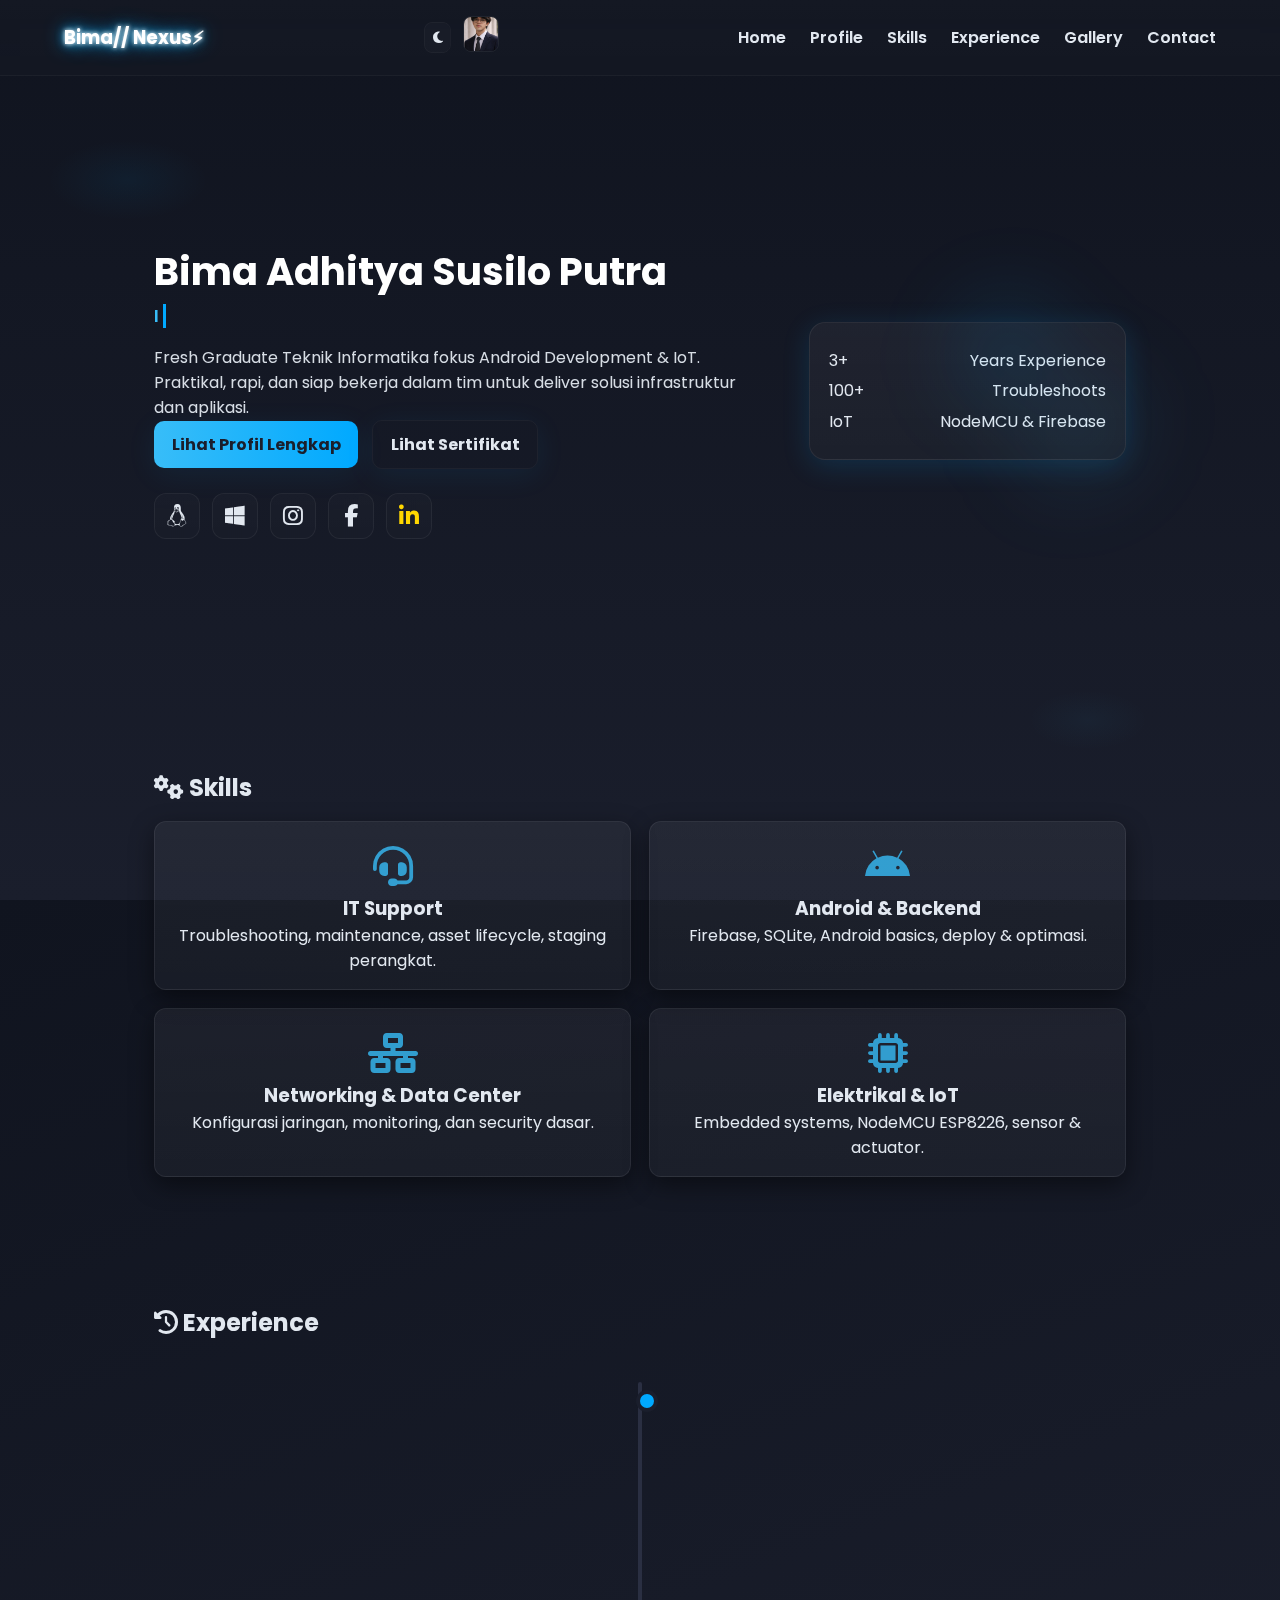
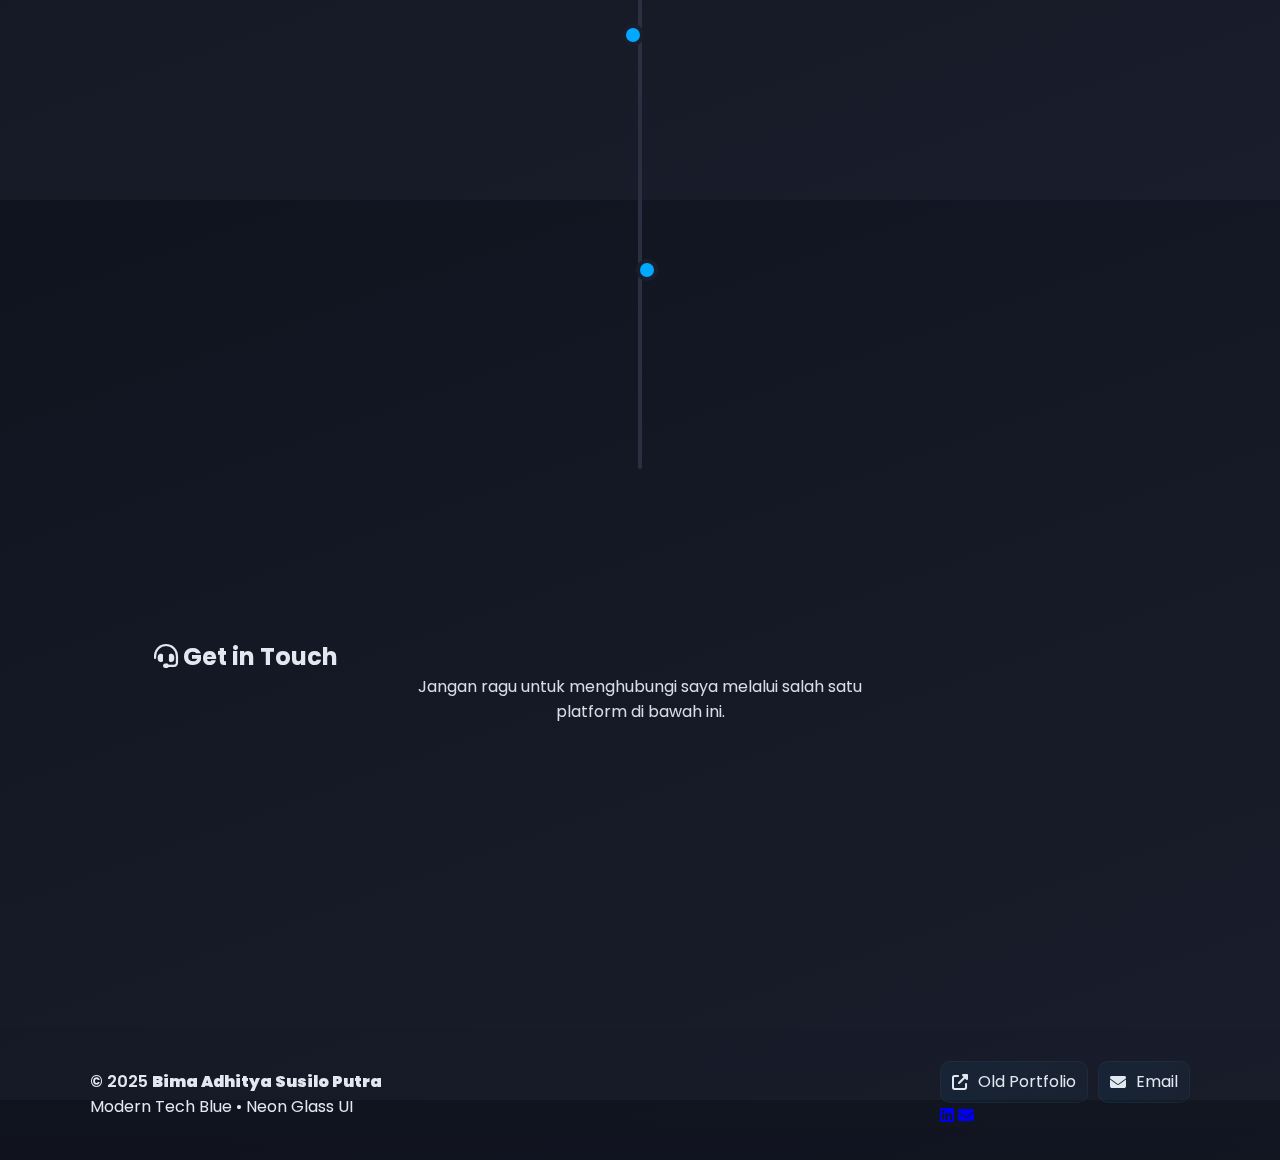
<file: index.html>
<!DOCTYPE html>
<html lang="id">
<head>
  <meta charset="utf-8" />
  <meta name="viewport" content="width=device-width,initial-scale=1" />
  <title>Bima | Portofolio</title>
  <link href="https://fonts.googleapis.com/css2?family=Poppins:wght@300;400;600;700&display=swap" rel="stylesheet">
  <link rel="stylesheet" href="style.css">
  <link rel="stylesheet" href="https://cdnjs.cloudflare.com/ajax/libs/font-awesome/6.4.0/css/all.min.css">
  <meta name="theme-color" content="#1a1e2c">
</head>
<body class="page index-page">
  <div class="page-fade-overlay"></div>
  <div class="background-overlay"></div>

  <header id="main-header" class="reveal">
    <div class="logo">
      <span class="neon-logo">Bima// Nexus⚡︎</span>
    </div>
    
    <button id="mobile-menu-toggle" aria-label="Toggle menu" class="theme-btn menu-btn">
        <i class="fas fa-bars"></i>
    </button>

    <nav aria-label="Main navigation">
      <a href="index.html#home">Home</a>
      <a href="personal-info.html">Profile</a>
      <a href="index.html#skills">Skills</a>
      <a href="index.html#experience">Experience</a>
      <a href="gallery.html">Gallery</a>
      <a href="index.html#contact">Contact</a>
    </nav>

    <div class="header-actions">
      <button id="theme-toggle" aria-label="Toggle theme" class="theme-btn" title="Toggle theme">
        <i class="fas fa-moon"></i>
      </button>
      <div class="mini-profile" title="Profile mini">
        <img src="assets/foto/profile.jpg" alt="Bima mini" onerror="this.style.opacity=.4">
      </div>
    </div>
  </header>

  <main>
    <section id="home" class="hero container reveal">
      <div class="hero-left">
        <h1 class="floating-title">Bima Adhitya Susilo Putra</h1>
        <h2 class="subtitle" id="typing-subtitle"></h2>

        <p class="lead">Fresh Graduate Teknik Informatika fokus Android Development & IoT. Praktikal, rapi, dan siap bekerja dalam tim untuk deliver solusi infrastruktur dan aplikasi.</p>

        <div class="hero-ctas">
          <a class="cta-button" href="personal-info.html">Lihat Profil Lengkap</a>
          <a class="cta-button ghost" href="gallery.html">Lihat Sertifikat</a>
        </div>

        <div class="social-cta">
          <a class="glass-btn" href="#" target="_blank" rel="noopener" aria-label="Linux Icon">
            <i class="fab fa-linux"></i>
          </a>
          <a class="glass-btn" href="#" target="_blank" rel="noopener" aria-label="Windows Icon">
            <i class="fab fa-windows"></i>
          </a>
          <a class="glass-btn" href="https://www.instagram.com/hiro.esc/" target="_blank" rel="noopener" aria-label="Instagram">
            <i class="fab fa-instagram"></i>
          </a>
          <a class="glass-btn" href="https://www.facebook.com/bima.adhitya1/" target="_blank" rel="noopener" aria-label="Facebook">
            <i class="fab fa-facebook-f"></i>
          </a>
          <a class="glass-btn linkedin-temp" href="https://www.linkedin.com/in/hiro-undefined-b9a1b6333/" target="_blank" rel="noopener" aria-label="LinkedIn">
            <i class="fab fa-linkedin-in"></i>
          </a>
        </div>
      </div>

      <div class="hero-right">
        <div class="hero-card tilt-3d">
          <div class="card-inner">
            <div class="mini-stat"><span class="num">3+</span><span class="label">Years Experience</span></div>
            <div class="mini-stat"><span class="num">100+</span><span class="label">Troubleshoots</span></div>
            <div class="mini-stat"><span class="num">IoT</span><span class="label">NodeMCU & Firebase</span></div>
          </div>
        </div>

        <div class="ambient-glow"></div>
      </div>
    </section>

    <section id="skills" class="container reveal section-animated">
      <h2><i class="fas fa-cogs"></i> Skills</h2>
      <div class="skills-grid">
        
        <div class="skill card tilt-3d">
          <i class="fas fa-headset skill-icon"></i>
          <h3>IT Support</h3>
          <p>Troubleshooting, maintenance, asset lifecycle, staging perangkat.</p>
        </div>
        
        <div class="skill card tilt-3d">
          <i class="fab fa-android skill-icon"></i>
          <h3>Android & Backend</h3>
          <p>Firebase, SQLite, Android basics, deploy & optimasi.</p>
        </div>
        
        <div class="skill card tilt-3d">
          <i class="fas fa-network-wired skill-icon"></i>
          <h3>Networking & Data Center</h3>
          <p>Konfigurasi jaringan, monitoring, dan security dasar.</p>
        </div>
        
        <div class="skill card tilt-3d">
          <i class="fas fa-microchip skill-icon"></i>
          <h3>Elektrikal & IoT</h3>
          <p>Embedded systems, NodeMCU ESP8226, sensor & actuator.</p>
        </div>

      </div>
    </section>

    <section id="experience" class="container reveal section-animated">
      <h2><i class="fas fa-history"></i> Experience</h2>
      
      <div class="zigzag-timeline-container">

        <div class="timeline-item-container">
          <div class="timeline-card card tilt-3d">
            <div class="timeline-date">Current</div>
            <h3>IT Support Specialist</h3>
            <p class="company">PT. Batanghari ManunggalJaya - Zeppelin</p>
            <p>Operasional IT harian, maintenance, & support end-user.</p>
          </div>
        </div>

        <div class="timeline-item-container">
          <div class="timeline-card card tilt-3d">
            <div class="timeline-date">Jan - Ags 2025</div>
            <h3>IT Asset Management</h3>
            <p class="company">PT. Mitra Infoparama - BTPN Syariah (Vendor)</p>
            <p>Managing lifecycle, staging device, koordinasi vendor.</p>
          </div>
        </div>

        <div class="timeline-item-container">
          <div class="timeline-card card tilt-3d">
            <div class="timeline-date">Nov 2023 - Jan 2024</div>
            <h3>Network & Data Center (Magang)</h3>
            <p class="company">PT. Ithaca Resources</p>
            <p>Konfigurasi & monitoring infrastruktur jaringan.</p>
          </div>
        </div>

      </div>
    </section>

    <section id="contact" class="container reveal section-animated">
      <h2><i class="fas fa-headset"></i> Get in Touch</h2>
      <p class="lead" style="text-align: center; margin-bottom: 2rem; max-width: 50ch; margin-left: auto; margin-right: auto;">
        Jangan ragu untuk menghubungi saya melalui salah satu platform di bawah ini.
      </p>

      <div class="contact-grid">
        
        <a class="contact-card card glass-link tilt-3d" href="mailto:bimaasp16@gmail.com">
          <i class="fas fa-envelope"></i>
          <span>Email</span>
          <p>bimaasp16@gmail.com</p>
        </a>
        
        <a class="contact-card card glass-link tilt-3d" href="https://wa.me/6289634568406
">
          <i class="fas fa-phone"></i>
          <span>Telfon</span>
          <p>089634568406</p>
        </a>
        
        <div class="contact-card card glass-link tilt-3d">
          <i class="fas fa-map-marker-alt"></i>
          <span>Lokasi</span>
          <p>Graha Mutiara Indah, Garut</p>
        </div>

      </div>
    </section>
  </main>

  <footer class="site-footer">
    <div class="footer-wave"></div>
    <div class="footer-inner container">
      <div class="footer-left">
        <div class="brand">© 2025 <strong>Bima Adhitya Susilo Putra</strong></div>
        <div class="tagline">Modern Tech Blue • Neon Glass UI</div>
      </div>

      <div class="footer-right">
        <div class="footer-links">
          <a class="footer-cta" href="https://communityserviceri.github.io/myprofile/profile.html" target="_blank" rel="noopener">
            <i class="fas fa-external-link-alt"></i> Old Portfolio
          </a>
          <a class="footer-cta" href="mailto:bimaasp16@gmail.com">
            <i class="fas fa-envelope"></i> Email
          </a>
        </div>
        <div class="social-links">
          <a href="#" aria-label="LinkedIn"><i class="fab fa-linkedin"></i></a>
          <a href="mailto:bimaasp16@gmail.com" aria-label="Email"><i class="fas fa-envelope"></i></a>
        </div>
      </div>
    </div>
  </footer>

  <script src="script.js"></script>
</body>

</html>
</file>
<file: style.css>
/* =========================
   Upgrade: Modern Tech Blue Theme
   Kreator: Hiro Stress Mode
   ========================= */

:root {
  /* Palet Baru: Biru Teknologi & Abu-abu Netral */
  --color-base: #1a1e2c;     /* Latar utama (Biru tua/charcoal) */
  --color-mantle: #2a2f42;   /* Latar kartu (Slate tua) */
  --color-crust: #10141f;    /* Latar paling gelap (Hampir hitam) */
  --color-lavender: #FFFFFF; /* Teks judul (Putih bersih) */
  
  /* Aksen BARU (Mengganti Ungu & Hijau) */
  --color-mauve: #00A9FF;   /* Aksen Utama (Biru Terang) */
  --color-accent: #38BDF8;  /* Aksen Sekunder (Biru Langit) */
  
  --color-text: #E2E8F0;     /* Teks (Putih pudar, nyaman di mata) */

  /* Kaca (Glass) */
  --glass-1: rgba(255, 255, 255, 0.05);
  --glass-2: rgba(255, 255, 255, 0.03);

  /* Glow / Efek Sinar (disesuaikan dengan warna BIRU) */
  --glow-strong: 0 6px 28px rgba(0, 169, 255, 0.16);
  --glow-soft: 0 6px 30px rgba(0, 169, 255, 0.08);

  --font: 'Poppins', sans-serif;
  --page-fade: rgba(19, 18, 28, 0.85);
}

/* Light-mode overrides (Tema Terang) */
:root.light-mode {
  --color-base: #f7f8fb;   /* Latar putih (OK) */
  --color-mantle: #FFFFFF; /* Latar kartu (Putih bersih) */
  --color-crust: #eef0f8;  /* Latar paling terang (OK) */
  --color-lavender: #1b1d29; /* Teks judul (OK) */
  
  /* Aksen BARU (Mode Terang) */
  --color-mauve: #007BFF;   /* Aksen biru (mengganti ungu) */
  --color-accent: #00A9FF;  /* Aksen biru muda (mengganti hijau) */
  
  --color-text: #111217;   /* Teks (OK) */

  --glass-1: rgba(34, 34, 48, 0.04);
  --glass-2: rgba(34, 34, 48, 0.03);

  --glow-strong: 0 6px 28px rgba(0, 123, 255, 0.1);
  --glow-soft: 0 6px 30px rgba(0, 123, 255, 0.05);
  
  --page-fade: rgba(255, 255, 255, 0.95);
}


/* Global reset */
*{box-sizing:border-box;margin:0;padding:0}
html,body{height:100%}
body{
  font-family:var(--font);
  background:linear-gradient(160deg,var(--color-crust),var(--color-base));
  color:var(--color-text);
  -webkit-font-smoothing:antialiased;
  -moz-osx-font-smoothing:grayscale;
  overflow-x:hidden;
}

/* Page fade overlay untuk transisi */
.page-fade-overlay{
  position:fixed;inset:0;z-index:99995;pointer-events:none;
  background:transparent;transition:background .6s ease;
}

/* Latar belakang gradien halus */
.background-overlay{
  position:fixed;inset:0;z-index:-3;background:
    radial-gradient(800px 400px at 10% 20%, rgba(0, 169, 255, 0.06), transparent 10%),
    radial-gradient(600px 300px at 85% 80%, rgba(56, 189, 248, 0.04), transparent 10%),
    linear-gradient(180deg,var(--color-crust),var(--color-base));
  transform:translateZ(0);
  transition:filter .6s ease,opacity .6s ease;
}

/* Header */
#main-header{
  position:sticky;top:0;z-index:1000;
  display:flex;align-items:center;justify-content:space-between;
  padding:1rem 5%;backdrop-filter: blur(8px);background:linear-gradient(180deg, rgba(255,255,255,0.02), rgba(255,255,255,0.01));
  border-bottom:1px solid rgba(255,255,255,0.03);
  transition:backdrop-filter .3s ease,box-shadow .3s ease,transform .25s ease;
  flex-wrap: wrap; 
}
#main-header .logo{font-weight:700; order: 1;} 
#main-header nav{ order: 3; } 
#main-header nav a{color:var(--color-text);text-decoration:none;margin-left:20px;font-weight:600;position:relative;z-index:3}
#main-header nav a::after{content:'';position:absolute;left:0;right:0;bottom:-6px;height:2px;
  background:linear-gradient(90deg,var(--color-mauve),var(--color-accent));
  transform:scaleX(0);transform-origin:left;transition:transform .35s ease
}
#main-header nav a:hover::after{transform:scaleX(1)}
.header-actions{display:flex;align-items:center;gap:12px; order: 2;}
.theme-btn{background:transparent;border:1px solid rgba(255,255,255,0.04);padding:.45rem;border-radius:8px;color:var(--color-text);cursor:pointer;backdrop-filter:blur(6px);transition:transform .2s ease,box-shadow .2s ease}
.theme-btn:active{transform:scale(.98)}
.mini-profile img{width:36px;height:36px;border-radius:8px;object-fit:cover;border:1px solid rgba(255,255,255,0.06)}

/* Container */
.container{max-width:1100px;margin:0 auto;padding:4rem 5%}

/* Staggered Animations (Stabil) */
.reveal {
  opacity: 1;
  transform: none;
  transition: none;
}
.js-animations-active .reveal-item, 
.js-animations-active .reveal .card, 
.js-animations-active .reveal .skill, 
.js-animations-active .reveal .timeline-card, 
.js-animations-active .reveal .contact-card {
    opacity: 0;
    transform: translateY(20px);
    transition: opacity 0.7s ease-out, transform 0.7s ease-out;
}
.js-animations-active .reveal-item.active, 
.js-animations-active .reveal .card.active, 
.js-animations-active .reveal .skill.active, 
.js-animations-active .reveal .timeline-card.active, 
.js-animations-active .reveal .contact-card.active {
    opacity: 1;
    transform: translateY(0);
}

/* Floating title (paralaks) */
.floating-title{font-size:2.4rem;color:var(--color-lavender);margin-bottom:.2rem;position:relative;z-index:2;transition:transform .35s ease}
.subtitle{font-size:1.1rem;font-weight:300;color:var(--color-text);margin-bottom:1rem; min-height: 1.5em;}
.lead{opacity:.95;max-width:62ch}


/* Efek Mengetik CSS */
@keyframes typing-blink {
  0%, 100% { border-color: transparent; }
  50% { border-color: var(--color-mauve); }
}
#typing-subtitle {
  color: var(--color-accent); 
  font-weight: 600;
}
#typing-subtitle::after {
  content: '';
  border-right: 3px solid var(--color-mauve);
  animation: typing-blink 1s ease-in-out infinite;
  margin-left: 4px;
}


/* CTA buttons */
.cta-button{display:inline-block;
  background:linear-gradient(90deg,var(--color-accent),var(--color-mauve));
  color:var(--color-base);padding:.7rem 1.1rem;border-radius:10px;margin-right:10px;text-decoration:none;font-weight:700;box-shadow:var(--glow-soft);transition:transform .2s ease,box-shadow .25s ease
}
.cta-button.ghost{background:transparent;border:1px solid rgba(255,255,255,0.04);color:var(--color-text)}

/* Glass button (Tombol Kaca) */
.glass-btn{
  display:inline-flex;align-items:center;gap:.6rem;padding:.5rem .8rem;border-radius:12px;border:1px solid rgba(255,255,255,0.06);
  background:linear-gradient(180deg, rgba(255,255,255,0.02), rgba(255,255,255,0.01));
  color:var(--color-text);text-decoration:none;font-weight:600;backdrop-filter:blur(6px);transition:box-shadow .25s ease,transform .2s ease;
}
.glass-btn i{opacity:.9}

/* Glass link (inline) */
.glass-link{display:inline-block;color:var(--color-text);text-decoration:none;padding:.25rem .35rem;border-radius:8px;border:1px dashed rgba(255,255,255,0.03);transition:all .25s ease}
.glass-link:hover{
  background:linear-gradient(90deg,rgba(0, 169, 255, 0.04),rgba(56, 189, 248, 0.02));
  transform:translateY(-3px)
}

/* Hero card dan ambient */
.hero{display:flex;gap:40px;align-items:center;min-height:70vh}
.hero-right{
  width:320px;
  position:relative;
  will-change: transform, opacity;
}
.hero-card{
  background:linear-gradient(180deg,var(--glass-1),var(--glass-2));
  padding:1.2rem;
  border-radius:16px;
  box-shadow:var(--glow-strong);
  transition:transform .25s ease,box-shadow .25s ease;
  border: 1px solid rgba(255, 255, 255, 0.07);
}
.ambient-glow{position:absolute;right:-30px;top:-40px;width:220px;height:220px;border-radius:50%;filter:blur(40px);
  background:radial-gradient(circle at 30% 30%, rgba(0, 169, 255, 0.18), transparent 35%), radial-gradient(circle at 70% 70%, rgba(56, 189, 248, 0.12), transparent 45%)
}

/* Kartu, grid, dsb */
.card{
  background:linear-gradient(180deg,var(--glass-1),var(--glass-2));
  padding:1rem;
  border-radius:12px;
  box-shadow:0 8px 24px rgba(0,0,0,0.45);
  transition:transform .28s cubic-bezier(.2,.9,.2,1),box-shadow .28s ease;
  border: 1px solid rgba(255, 255, 255, 0.07);
}
.skills-grid{display:grid;grid-template-columns:repeat(2,1fr);gap:18px;margin-top:1rem}
.mini-stat{display:flex;justify-content:space-between;align-items:center;margin:.35rem 0}


/* Animasi Ikon Skill */
.skill.card {
  padding-top: 1.5rem; /* Beri ruang untuk ikon */
  text-align: center;
}
.skill-icon {
  font-size: 2.5rem;
  color: var(--color-accent);
  opacity: 0.8;
  margin-bottom: 0.5rem;
  transition: all 0.3s ease-out;
}
.skill.card:hover .skill-icon {
  opacity: 1;
  transform: scale(1.1) rotate(-10deg);
  text-shadow: 0 0 20px var(--color-accent);
}


/* =========================
   PERBAIKAN: Zigzag Timeline
   ========================= */
.zigzag-timeline-container { 
  position: relative; 
  max-width: 900px;
  margin: 2rem auto;
  /* == PERBAIKAN v8: Ini adalah solusinya == */
  display: flow-root; 
}
.zigzag-timeline-container::after {
  /* Garis tengah */
  content: '';
  position: absolute;
  top: 10px; bottom: 10px; 
  left: 50%; /* Tepat di tengah */
  width: 4px;
  background: var(--color-mantle);
  border-radius: 2px;
  transform: translateX(-50%);
  z-index: 1;
}

.timeline-item-container {
  position: relative;
  width: 50%;
  padding: 0 2.5rem; /* Jarak dari garis tengah */
  margin-bottom: 2rem;
}

/* Item Ganjil (KIRI) */
.timeline-item-container:nth-child(odd) {
  float: left;
  clear: both;
  text-align: right; /* Teks rata kanan */
}

/* Item Genap (KANAN) */
.timeline-item-container:nth-child(even) {
  float: right;
  clear: both;
}

/* Dot (Titik) di Garis Tengah */
.timeline-item-container::before { 
  content: '';
  position: absolute;
  top: 18px; 
  width: 14px;
  height: 14px;
  border-radius: 50%;
  background: var(--color-mauve); 
  border: 4px solid var(--color-base); 
  z-index: 2; /* Di atas garis */
}

/* Posisikan dot untuk item KIRI */
.timeline-item-container:nth-child(odd)::before {
  right: -7px; /* 14px / 2 */
  transform: translateX(50%);
}
/* Posisikan dot untuk item KANAN */
.timeline-item-container:nth-child(even)::before {
  left: -7px; /* 14px / 2 */
  transform: translateX(-50%);
}

.timeline-card {
  position: relative; /* Untuk panah */
  padding: 1.2rem;
}
.timeline-card .timeline-date {
  font-weight: 600;
  color: var(--color-accent); 
  margin-bottom: 0.25rem;
  font-size: 0.9rem;
}
.timeline-card .company {
  font-weight: 600;
  color: var(--color-lavender);
  margin-bottom: 0.5rem;
}
/* ========================= */


/* Tilt 3D basic */
.tilt-3d{transform-style:preserve-3d;will-change:transform;transition:transform .12s ease,box-shadow .12s ease}
.tilt-3d:hover{box-shadow:var(--glow-strong);transform:translateY(-6px) perspective(600px)}

/* Profile - Perbaikan Layout Enchanted */
.profile-card {
    /* GANTI INI DARI: display:flex;gap:30px;align-items:flex-start */
    display: grid;
    grid-template-columns: 320px 1fr; /* Kolom Kiri 320px (Sticky), Kanan mengisi sisa */
    gap: 40px;
    align-items: flex-start;
    padding: 3rem; /* Tambah padding di dalam kartu besar */
}
.profile-left {
    width: 100%; /* Agar mengisi kolom grid */
    position: sticky; /* Agar menempel di samping saat scroll */
    top: 100px; /* Jarak dari atas */
}
.avatar-wrap{width:220px;height:220px;border-radius:12px;overflow:hidden;box-shadow:0 12px 40px rgba(0,0,0,0.6)}
.avatar{width:100%;height:100%;object-fit:cover;display:block}
.personal-quick p{
  margin:.4rem 0;
  color: var(--color-text); 
  opacity: .9;
}
/* Bagian Baru: Detail Section */
.profile-right {
    display: flex;
    flex-direction: column;
    gap: 20px; /* Jarak antar kartu detail */
}
.profile-detail-section {
    padding: 1.5rem;
}
.profile-detail-section h3 {
    font-size: 1.4rem;
    color: var(--color-lavender);
    margin-bottom: 0.8rem;
    border-bottom: 2px solid var(--color-mantle); 
    padding-bottom: 0.5rem;
    display: flex;
    align-items: center;
}
.profile-detail-section h3 i {
    color: var(--color-mauve); 
    margin-right: 0.6rem;
    font-size: 1.2em;
}
.education-info {
    margin: 0.5rem 0;
}
.education-info strong {
    font-size: 1.1rem;
    color: var(--color-accent);
}
.skill-badges {
    /* Pastikan badge berada dalam container flex agar bisa di tengah di mobile */
    display: flex;
    flex-wrap: wrap;
    gap: 6px;
    margin-top: 10px;
}
.badge{display:inline-block;padding:.35rem .6rem;border-radius:999px;
  background:linear-gradient(90deg, rgba(0, 169, 255, 0.12), rgba(56, 189, 248, 0.06));
  margin-right:6px;margin-bottom:6px
}


/* Contact Grid */
.contact-grid {
  display: grid;
  grid-template-columns: repeat(auto-fit, minmax(240px, 1fr));
  gap: 1.5rem;
  margin-top: 1.5rem;
}
.contact-card {
  display: flex;
  flex-direction: column;
  align-items: center;
  justify-content: center;
  text-align: center;
  padding: 1.5rem;
  text-decoration: none;
  color: var(--color-text);
  border: 1px solid rgba(255, 255, 255, 0.07); 
  background: var(--glass-1);
  transition: transform 0.2s ease, box-shadow 0.2s ease;
}
.contact-card:hover {
  transform: translateY(-5px);
  box-shadow: var(--glow-soft);
  background: var(--glass-2);
}
.contact-card i {
  font-size: 2rem;
  color: var(--color-mauve); 
  margin-bottom: 0.75rem;
}
.contact-card span {
  font-weight: 600;
  font-size: 1.1rem;
  color: var(--color-lavender); 
  margin-bottom: 0.25rem;
}
.contact-card p {
  font-size: 0.9rem;
  opacity: 0.8;
  margin: 0;
}

/* Carousel */
.carousel{position:relative;overflow:hidden;border-radius:12px;margin-top:1rem}
.carousel-track{display:flex;transition:transform .6s cubic-bezier(.22,.9,.35,1)}
.carousel-slide{min-width:100%;display:flex;align-items:center;justify-content:center;padding:1rem}
.carousel-slide img{max-height:520px;object-fit:contain;border-radius:8px;box-shadow:0 12px 40px rgba(0,0,0,0.55)}
.carousel-btn{position:absolute;top:50%;transform:translateY(-50%);background:linear-gradient(180deg, rgba(255,255,255,0.02), rgba(255,255,255,0.01));border:none;color:var(--color-text);padding:.6rem;border-radius:8px;cursor:pointer;backdrop-filter:blur(6px)}
.carousel-btn.prev{left:12px}
.carousel-btn.next{right:12px}

/* Thumbnails */
.thumb-grid{display:flex;gap:10px;margin-top:1rem}
.thumb{width:140px;height:90px;object-fit:cover;border-radius:6px;cursor:pointer;box-shadow:0 8px 20px rgba(0,0,0,0.45);transition:transform .18s ease}
.thumb:hover{transform:translateY(-6px)}

/* Lightbox */
.lightbox{position:fixed;inset:0;display:none;align-items:center;justify-content:center;background:rgba(0,0,0,0.72);z-index:2000}
.lightbox.open{display:flex}
.lightbox-inner{position:relative;max-width:92%;max-height:92%}
.lightbox-inner img{width:100%;height:auto;display:block;border-radius:8px}
.close-lightbox{position:absolute;top:-28px;right:-6px;background:transparent;border:none;color:var(--color-text);font-size:2rem;cursor:pointer}

/* Footer wave + neon links */
.site-footer{position:relative;overflow:hidden;margin-top:4rem}
.footer-wave{position:absolute;left:0;right:0;bottom:0;height:140px;background:
  linear-gradient(180deg, transparent, rgba(0,0,0,0.06));pointer-events:none;z-index:1}
.footer-inner{position:relative;z-index:2;display:flex;justify-content:space-between;align-items:center;padding:2rem 0}
.footer-left .brand{font-weight:600}
.footer-right .footer-links{display:flex;gap:10px}
.footer-cta{display:inline-flex;align-items:center;gap:.6rem;padding:.45rem .7rem;border-radius:10px;text-decoration:none;
  background:linear-gradient(90deg, rgba(0, 169, 255, 0.06), rgba(56, 189, 248, 0.03));
  border:1px solid rgba(255,255,255,0.04);color:var(--color-text);transition:transform .2s ease,box-shadow .2s ease
}
.footer-cta:hover{transform:translateY(-6px);
  box-shadow:0 10px 40px rgba(0, 169, 255, 0.08)
}

/* Footer subtle animated glow (CSS keyframes) */
@keyframes neonPulse{
  0%{box-shadow:0 0 8px rgba(0, 169, 255, 0.08)}
  50%{box-shadow:0 0 40px rgba(0, 169, 255, 0.13)}
  100%{box-shadow:0 0 8px rgba(0, 169, 255, 0.08)}
}
.footer-cta i{animation:neonPulse 3s ease-in-out infinite}

/* === Gaya Baru untuk Ikon Sosial di HERO Section (.social-cta) === */
.social-cta {
    display: flex; 
    gap: 12px; 
    margin-top: 1.5rem; 
    flex-wrap: wrap; 
}
.social-cta .glass-btn {
    padding: 0.8rem; 
    width: 46px; 
    height: 46px;
    display: flex; 
    justify-content: center;
    align-items: center;
    gap: 0; 
}
.social-cta .glass-btn i {
    font-size: 1.4rem; 
    margin: 0;
    opacity: 1; 
}
/* Gaya Khusus untuk LinkedIn (Warna Kuning Sementara) */
.social-cta .linkedin-temp i,
.footer-social-icons .linkedin-temp i {
    color: #FFD700; 
}

/* --- Gaya Baru untuk Ikon Sosial di Footer (.footer-social-icons) --- */
.footer-social-icons {
    display: flex;
    gap: 1.2rem; 
    align-items: center;
}
.footer-social-icons .footer-cta {
    display: flex;
    justify-content: center;
    align-items: center;
    padding: 0; 
    border: none;
    background: transparent;
    transition: transform 0.2s ease-in-out, color 0.2s ease-in-out;
}
.footer-social-icons .footer-cta i {
    font-size: 1.8rem; 
    color: var(--color-text); 
    transition: color 0.2s;
    /* Menonaktifkan animasi neon pulse agar tidak terlalu ramai di footer */
    animation: none; 
}
.footer-social-icons .footer-cta:hover {
    transform: translateY(-3px);
}
.footer-social-icons .footer-cta:hover i {
    color: var(--color-mauve); 
}


/* Mobile Navigation */
#mobile-menu-toggle {
    display: none; 
    order: 2; 
    z-index: 1001; 
}

/* =========================
   Custom CSS Reality Logo (Kotak Sempurna, Full Gradient)
   ========================= */
.css-reality-logo {
  display: inline-block;
  position: relative;

  /* Warna utama (gradasi biru ke pink) */
  background: linear-gradient(135deg, #00c3ff, #ff2ed1);

  /* Ukuran berbasis font (tetap responsif tapi persegi sempurna) */
  font-size: 1.4rem;
  width: 1em;
  aspect-ratio: 1 / 1; /* <— ini kunci biar persegi, bukan lonjong */

  /* Bentuk belah ketupat */
  transform: rotate(45deg);
  border-radius: 22%; /* sedikit tumpul biar mirip aslinya */

  /* Efek tengah berlubang */
  overflow: hidden;
  vertical-align: -0.2em;
  margin-right: 0.1em;
  transition: background 0.3s;
}

/* Lubang tengah */
.css-reality-logo::before {
  content: "";
  position: absolute;
  inset: 18%;
  background: white;
  border-radius: 20%;
}

/* Ukuran khusus untuk di Footer */
.footer-social-icons .css-reality-logo {
  font-size: 1.8rem;
  width: 0.9em;
  aspect-ratio: 1 / 1;
  border-radius: 22%;
}

/* Efek hover di Footer */
.footer-cta:hover .css-reality-logo {
  background: linear-gradient(135deg, #7d4cff, #ff61d1);
}


@media (max-width:900px){
  #mobile-menu-toggle {
    display: block;
  }
  #main-header nav {
    display: none; 
    flex-direction: column;
    width: 100%; 
    order: 3; 
    max-height: 0;
    overflow: hidden;
    transition: max-height 0.5s ease-out, padding 0.3s ease;
    background: var(--glass-1);
    border-radius: 0 0 12px 12px;
    margin-top: 1rem; 
  }
  #main-header nav.open {
    display: flex;
    max-height: 500px; 
    padding: 1rem 0;
  }
  #main-header nav a {
    margin: 0.5rem 1.5rem; 
  }
  #main-header nav a:hover::after {
    transform: scaleX(0); 
  }

  /* Responsive Lama */
  .hero{flex-direction:column}
  .skills-grid{grid-template-columns:1fr}
  
  /* Perbaikan Profile Card Mobile */
  .profile-card {
        grid-template-columns: 1fr; 
        padding: 1.5rem; 
        gap: 30px;
  }
  .profile-left {
        width: 100%;
        position: relative; 
        top: 0;
        text-align: center;
  }
  .avatar-wrap {
        width: 180px; 
        height: 180px;
        margin: 0 auto 1.5rem; 
  }
  .personal-quick p {
        text-align: center;
  }
  .profile-detail-section h3 {
        text-align: left; 
  }
  .skill-badges {
        /* Pindah badge ke tengah di mobile */
        display: flex;
        flex-wrap: wrap;
        justify-content: center;
        margin-top: 10px;
    }
  
  .hero-right {
    will-change: auto;
    opacity: 1 !important;
    transform: none !important;
  }

  /* Perbaikan Timeline Mobile */
  .zigzag-timeline-container::after {
    left: 10px;
  }
  .timeline-item-container {
    width: 100%;
    float: none;
    clear: both;
    padding-left: 3rem; 
    padding-right: 0;
    text-align: left !important; 
  }
  .timeline-item-container:nth-child(odd)::before,
  .timeline-item-container:nth-child(even)::before {
    left: 10px; 
    transform: translateX(-50%);
  }
  /* Pastikan di tampilan mobile juga hanya menampilkan ikon */
  .footer-links {
        justify-content: center;
    }
}


/* Tweak Animasi Halus */
.cta-button:hover {
  transform: translateY(-3px) scale(1.01);
  box-shadow: var(--glow-strong);
}
.glass-btn:hover {
  transform: translateY(-3px);
  box-shadow: 0 6px 30px rgba(0,0,0,0.1), var(--glow-soft);
}
/* --- ENHANCEMENT: Neon Logo in Header --- */

/* Efek Glow */
.neon-logo {
    font-size: 1.15rem; /* Ukuran sedikit lebih besar */
    font-weight: 700;
    color: var(--color-lavender); /* Warna teks putih/terang */
    
    /* Efek Neon Glow Biru */
    text-shadow: 
        0 0 4px var(--color-lavender), /* Glow putih kecil */
        0 0 10px var(--color-accent),  /* Glow biru muda */
        0 0 20px var(--color-mauve);   /* Glow biru utama */
    
    /* Tambahkan animasi berkedip halus */
    animation: neon-flicker 3s ease-in-out infinite alternate;
    transition: text-shadow 0.3s ease;
}

/* Animasi berkedip (opsional, untuk sentuhan cyberpunk) */
@keyframes neon-flicker {
    0%, 19%, 21%, 23%, 25%, 54%, 56%, 100% {
        text-shadow: 
            0 0 4px var(--color-lavender), 
            0 0 10px var(--color-accent), 
            0 0 20px var(--color-mauve);
    }
    20%, 24%, 55% {
        /* Sedikit redup */
        text-shadow: none;
    }
}

/* Dalam mode terang, kurangi intensitas glow agar tetap terbaca */
:root.light-mode .neon-logo {
    text-shadow: 
        0 0 2px var(--color-mauve),
        0 0 5px rgba(0, 123, 255, 0.4);
}

/* =========================
   Particle Canvas Background
   ========================= */
#particle-canvas {
  position: fixed;
  top: 0;
  left: 0;
  width: 100%;
  height: 100%;
  z-index: -1; /* Posisikan di belakang konten tapi di atas background-overlay */
  opacity: 0.3; /* Jangan terlalu terang agar tidak mengganggu */
}

/* Sedikit penyesuaian agar overlay gradien tetap terlihat */
.background-overlay {
  z-index: -2;
}
</file>
